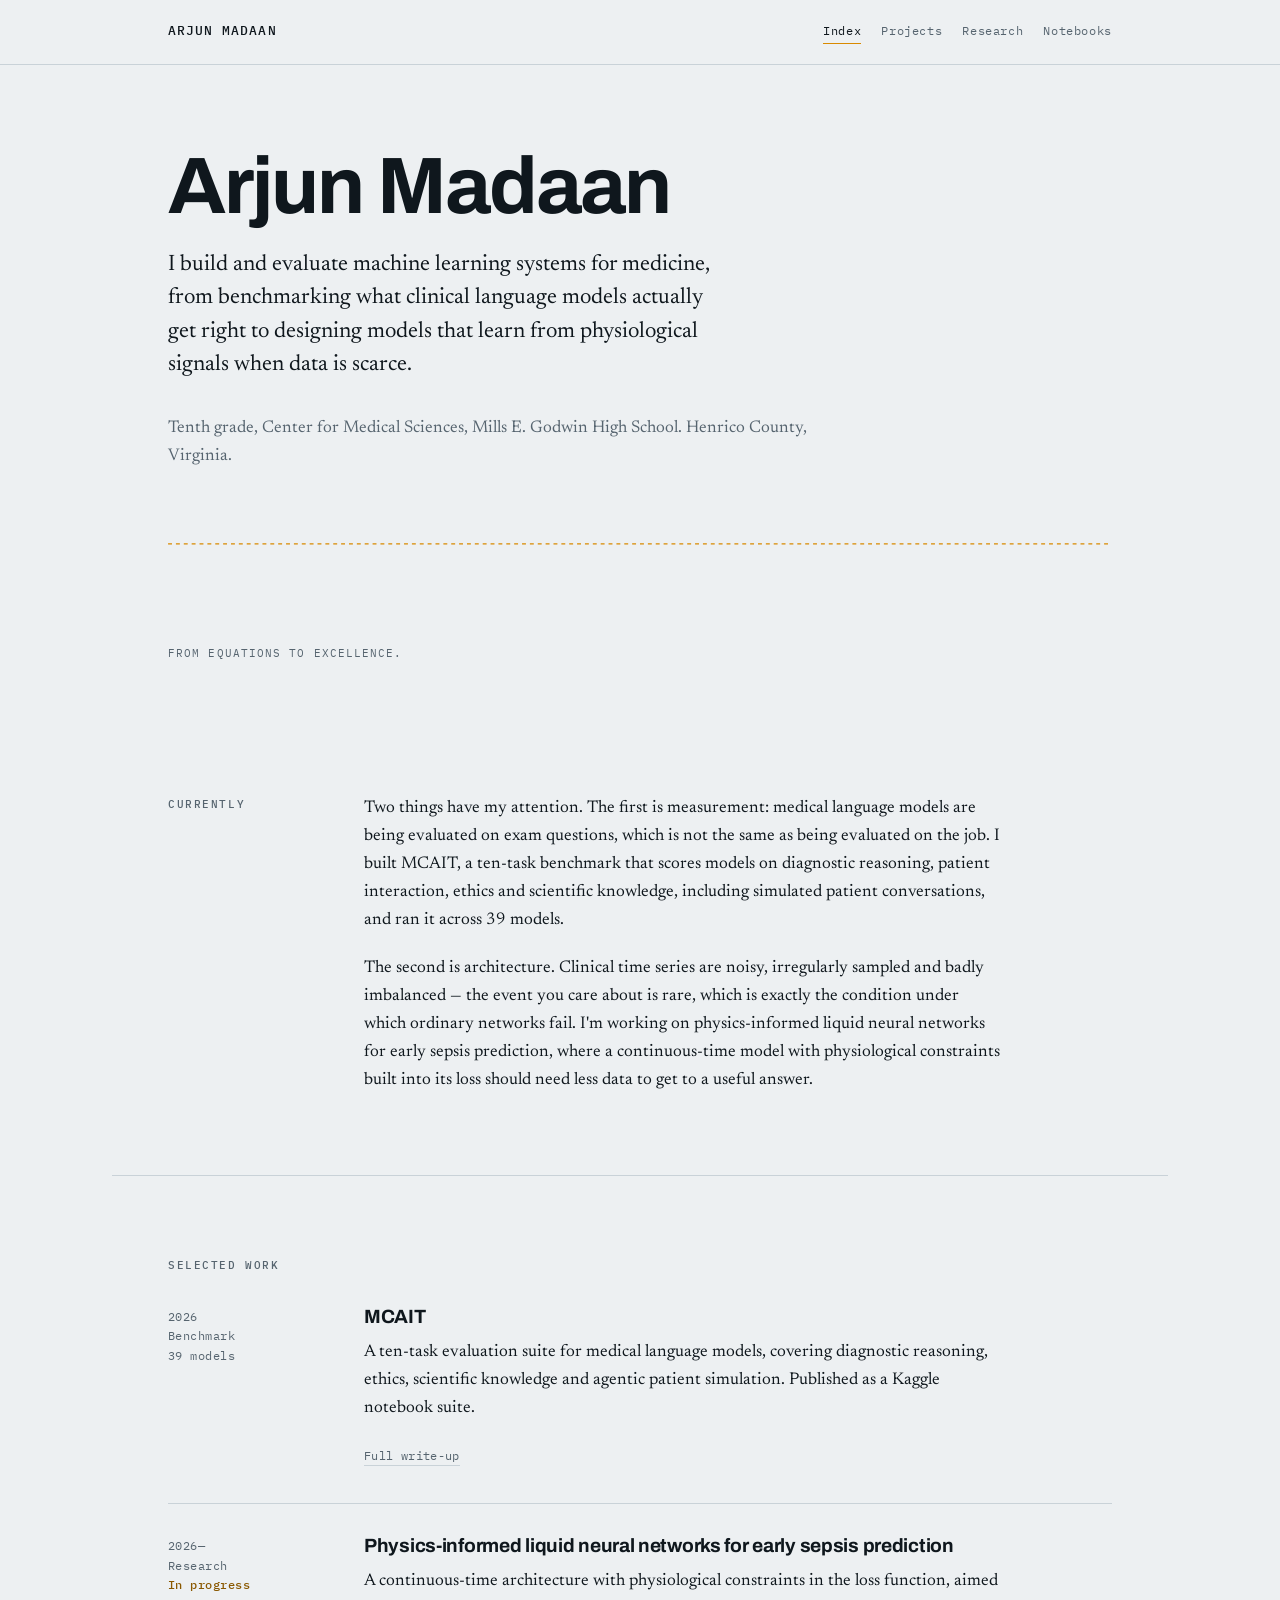
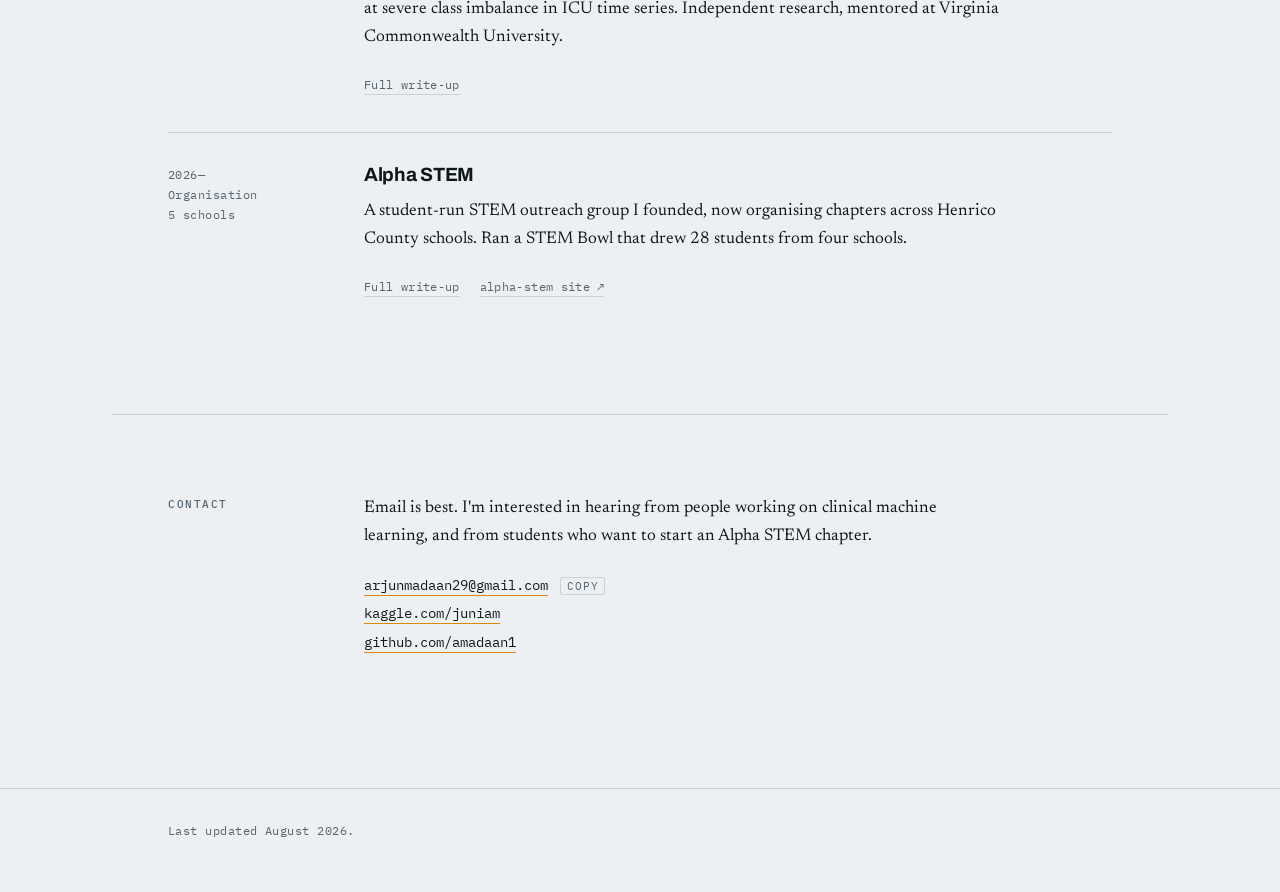
<file: index.html>
<!DOCTYPE html>
<html lang="en">
<head>
<meta charset="utf-8">
<meta name="viewport" content="width=device-width, initial-scale=1">

<title>Arjun Madaan — machine learning for medicine</title>
<meta name="description" content="High school researcher working on machine learning for medicine: benchmarking medical LLMs, physics-informed models for clinical time series, and open notebooks.">

<!-- Open Graph tags control what appears when someone pastes your link into
     Slack, Discord, iMessage or a Google Doc. Without them the preview is
     blank, which looks careless on a link you're sending to admissions
     officers or professors. Update the og:url if you move the site. -->
<meta property="og:type" content="website">
<meta property="og:title" content="Arjun Madaan — machine learning for medicine">
<meta property="og:description" content="Benchmarking medical LLMs, physics-informed models for clinical time series, and open notebooks.">
<meta property="og:url" content="https://amadaan1.github.io/arjun-madaan/">

<link rel="icon" href="favicon.svg" type="image/svg+xml">

<!-- preconnect opens the network connection to the font host early, in
     parallel with parsing the rest of the page. Saves roughly 100–300ms on
     first load. display=swap means text renders immediately in the fallback
     font rather than staying invisible while the webfont downloads. -->
<link rel="preconnect" href="https://fonts.googleapis.com">
<link rel="preconnect" href="https://fonts.gstatic.com" crossorigin>
<link href="https://fonts.googleapis.com/css2?family=Archivo:wght@600;700&family=IBM+Plex+Mono:wght@400;500&family=Newsreader:ital,opsz,wght@0,6..72,400;0,6..72,500;1,6..72,400&display=swap" rel="stylesheet">

<link rel="stylesheet" href="styles.css">
</head>

<body>
<a class="skip" href="#main">Skip to content</a>

<!-- ── Masthead ───────────────────────────────────────────────────────────
     This block is identical on all four pages except for which link carries
     aria-current="page". When you edit it, edit it everywhere. -->
<header class="masthead">
  <div class="wrap masthead__inner">
    <a class="wordmark" href="index.html">Arjun Madaan</a>
    <nav class="nav" aria-label="Main">
      <a href="index.html" aria-current="page">Index</a>
      <a href="projects.html">Projects</a>
      <a href="research.html">Research</a>
      <a href="notebooks.html">Notebooks</a>
    </nav>
  </div>
</header>

<main id="main">

  <!-- ── Hero ────────────────────────────────────────────────────────────
       The thesis of the page. No photo, no "Hi, I'm ___ 👋", no big gradient
       number. A sentence that says exactly what you work on, then the
       waveform, which shows what that work looks like. -->
  <section class="wrap hero">
    <h1>Arjun Madaan</h1>
    <p class="lede hero__lede">
      I build and evaluate machine learning systems for medicine, from benchmarking
      what clinical language models actually get right to designing models
      that learn from physiological signals when data is scarce.
    </p>
    <p class="muted">
      Tenth grade, Center for Medical Sciences, Mills E. Godwin High School.
      Henrico County, Virginia.
    </p>

    <!-- The signature graphic. Two channels: a noisy raw trace and a smoothed
         model line, with an amber threshold. pathLength="1" normalises both
         paths so a single CSS animation draws them (see styles.css §6).
         aria-hidden because it carries no information a screen reader needs —
         the caption below states what it is. -->
    <svg class="trace" viewBox="0 0 1200 170" role="img" aria-hidden="true" focusable="false">
      <line class="trace__threshold" x1="0" y1="52" x2="1200" y2="52"></line>
      <path class="trace__raw"   pathLength="1" d="TRACE_RAW"></path>
      <path class="trace__model" pathLength="1" d="TRACE_MODEL"></path>
    </svg>
    <p class="trace__caption">From Equations to Excellence.</p>
  </section>

  <!-- ── Focus ───────────────────────────────────────────────────────────
       A "what I'm doing right now" block. This is the section that makes a
       personal site worth more than a résumé: it's current, it's specific, and
       it's written in your voice. Update it when the work changes; a stale
       "currently" block is worse than none. -->
  <section class="wrap section">
    <div class="rail">
      <p class="eyebrow">Currently</p>
      <div>
        <p>
          Two things have my attention. The first is measurement: medical
          language models are being evaluated on exam questions, which is not
          the same as being evaluated on the job. I built
          MCAIT, a ten-task benchmark that scores models on diagnostic reasoning, 
          patient interaction, ethics and scientific knowledge, 
          including simulated patient conversations, and ran it across 39 models.
        </p>
        <p>
          The second is architecture. Clinical time series are noisy,
          irregularly sampled and badly imbalanced — the event you care about
          is rare, which is exactly the condition under which ordinary networks
          fail. I'm working on physics-informed liquid neural
          networks for early sepsis prediction, where a continuous-time
          model with physiological constraints built into its loss should need
          less data to get to a useful answer.
        </p>
      </div>
    </div>
  </section>

  <!-- ── Selected work ──────────────────────────────────────────────────── -->
  <section class="wrap section">
    <!-- A .rail containing only the eyebrow puts that label in the narrow
         left column, where it acts as a header for the metadata column below.
         Each record is then its own top-level .rail, so all the dates and tags
         line up down the page. Records are never nested inside a rail column —
         that would put a 9rem + 40rem grid inside a 40rem box and overflow. -->
    <div class="rail"><p class="eyebrow">Selected work</p></div>

    <article class="record rail">
      <div class="record__meta">
        <p>2026</p>
        <p>Benchmark</p>
        <p>39 models</p>
      </div>
      <div class="record__body">
        <h3>MCAIT</h3>
        <p>
          A ten-task evaluation suite for medical language models, covering
          diagnostic reasoning, ethics, scientific knowledge and agentic
          patient simulation. Published as a Kaggle notebook suite.
        </p>
        <ul class="links">
          <li><a href="projects.html#mcait">Full write-up</a></li>
        </ul>
      </div>
    </article>

    <article class="record rail">
      <div class="record__meta">
        <p>2026—</p>
        <p>Research</p>
        <p class="record__status">In progress</p>
      </div>
      <div class="record__body">
        <h3>Physics-informed liquid neural networks for early sepsis prediction</h3>
        <p>
          A continuous-time architecture with physiological constraints in the
          loss function, aimed at severe class imbalance in ICU time series.
          Independent research, mentored at Virginia Commonwealth University.
        </p>
        <ul class="links">
          <li><a href="research.html#pilnn">Full write-up</a></li>
        </ul>
      </div>
    </article>

    <article class="record rail">
      <div class="record__meta">
        <p>2026—</p>
        <p>Organisation</p>
        <p>5 schools</p>
      </div>
      <div class="record__body">
        <h3>Alpha STEM</h3>
        <p>
          A student-run STEM outreach group I founded, now organising chapters
          across Henrico County schools. Ran a STEM Bowl that drew 28 students
          from four schools.
        </p>
        <ul class="links">
          <li><a href="projects.html#alpha-stem">Full write-up</a></li>
          <li><a href="https://amadaan1.github.io/alpha-stem" target="_blank" rel="noopener">alpha-stem site</a></li>
        </ul>
      </div>
    </article>
  </section>

  <!-- ── Contact ─────────────────────────────────────────────────────────
       Email and profiles only. Do not add a phone number or a home address to
       a public page — it gets scraped within days, and there is no upside. -->
  <section class="wrap section" id="contact">
    <div class="rail">
      <p class="eyebrow">Contact</p>
      <div>
        <p>
          Email is best. I'm interested in hearing from people working on
          clinical machine learning, and from students who want to start an
          Alpha STEM chapter.
        </p>
        <ul class="contact-list">
          <li><a class="prose-link" href="mailto:arjunmadaan29@gmail.com" data-copy="arjunmadaan29@gmail.com">arjunmadaan29@gmail.com</a></li>
          <li><a class="prose-link" href="https://kaggle.com/juniam" target="_blank" rel="noopener">kaggle.com/juniam</a></li>
          <li><a class="prose-link" href="https://github.com/amadaan1" target="_blank" rel="noopener">github.com/amadaan1</a></li>
        </ul>
      </div>
    </div>
  </section>

</main>

<footer class="footer">
  <div class="wrap">
    <p>Last updated <span data-updated>August 2026</span>.</p>
  </div>
</footer>

<script src="site.js"></script>
</body>
</html>
</file>
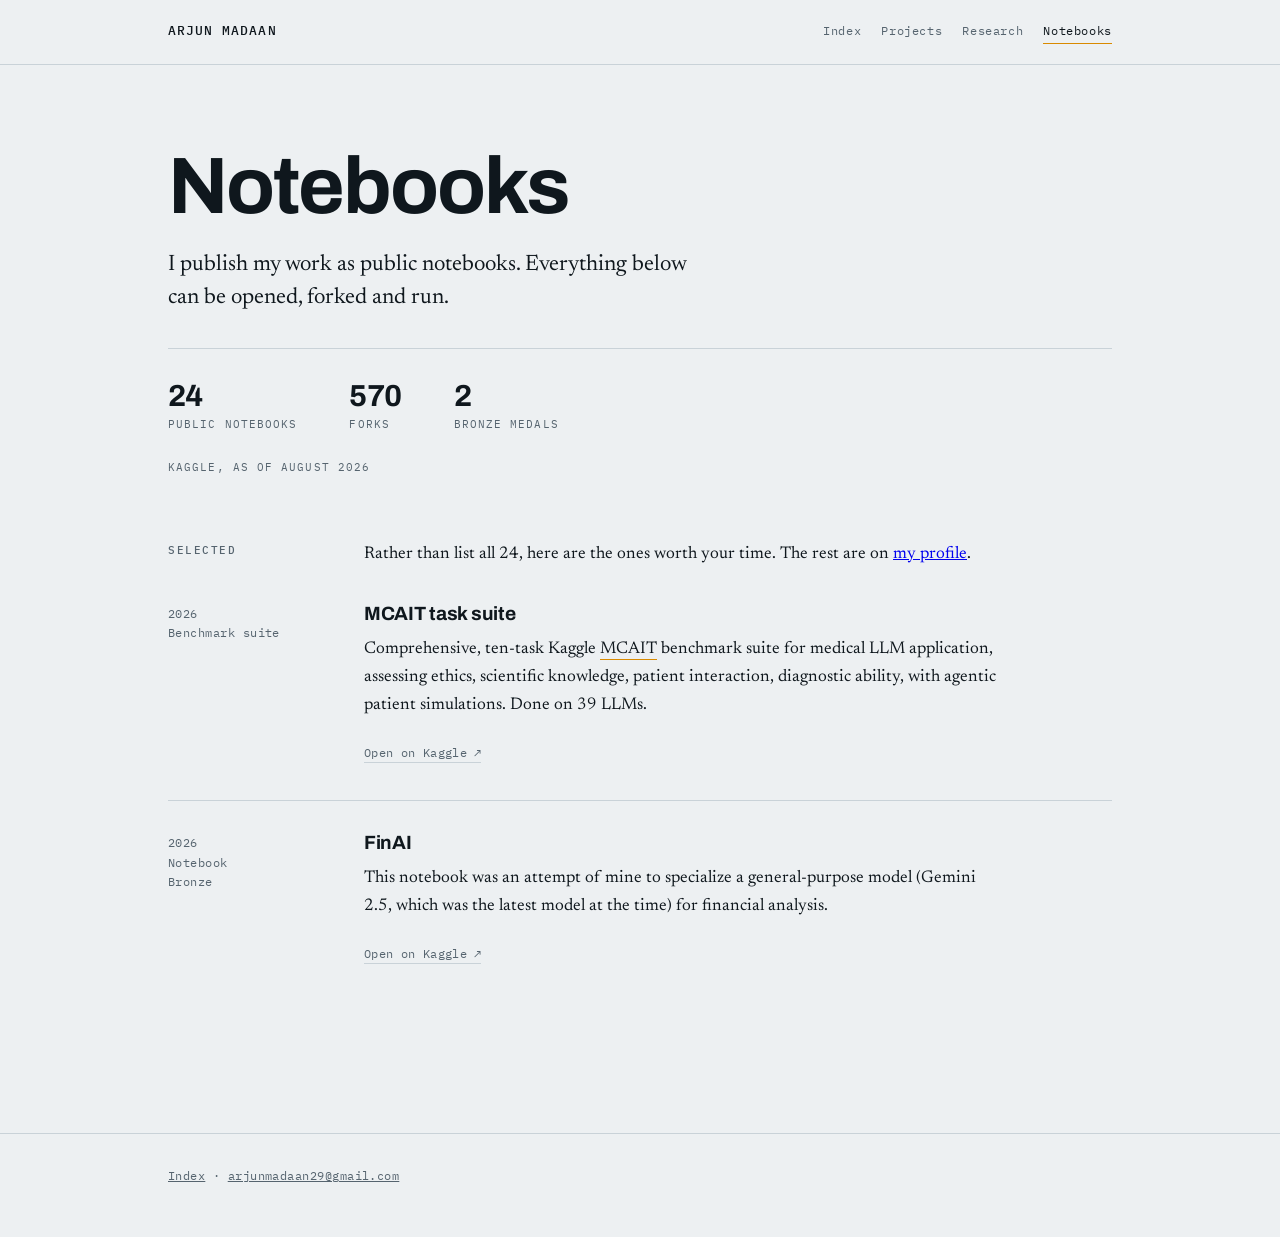
<file: notebooks.html>
<!DOCTYPE html>
<html lang="en">
<head>
<meta charset="utf-8">
<meta name="viewport" content="width=device-width, initial-scale=1">
<title>Notebooks — Arjun Madaan</title>
<meta name="description" content="Public Kaggle notebooks on machine learning and medical AI, and occasional writing.">
<link rel="icon" href="favicon.svg" type="image/svg+xml">
<link rel="preconnect" href="https://fonts.googleapis.com">
<link rel="preconnect" href="https://fonts.gstatic.com" crossorigin>
<link href="https://fonts.googleapis.com/css2?family=Archivo:wght@600;700&family=IBM+Plex+Mono:wght@400;500&family=Newsreader:ital,opsz,wght@0,6..72,400;0,6..72,500;1,6..72,400&display=swap" rel="stylesheet">
<link rel="stylesheet" href="styles.css">
</head>

<body>
<a class="skip" href="#main">Skip to content</a>

<header class="masthead">
  <div class="wrap masthead__inner">
    <a class="wordmark" href="index.html">Arjun Madaan</a>
    <nav class="nav" aria-label="Main">
      <a href="index.html">Index</a>
      <a href="projects.html">Projects</a>
      <a href="research.html">Research</a>
      <a href="notebooks.html" aria-current="page">Notebooks</a>
    </nav>
  </div>
</header>

<main id="main">

  <section class="wrap hero" style="padding-bottom:var(--s-4)">
    <h1>Notebooks</h1>
    <p class="lede">
      I publish my work as public notebooks. Everything below can be opened,
      forked and run.
    </p>

    <!-- These three numbers are the strongest evidence on the whole site,
         because a reader can verify all of them in ten seconds. Check them
         against your profile before every deploy — a stale number that's now
         wrong costs you more credibility than a smaller number that's right.
         The fork count is the one that matters most: it means other people
         found the work useful enough to build on. -->
    <div class="stat-row">
      <p class="stat"><b>24</b><span>public notebooks</span></p>
      <p class="stat"><b>570</b><span>forks</span></p>
      <p class="stat"><b>2</b><span>bronze medals</span></p>
    </div>
    <p class="trace__caption" style="margin-top:var(--s-3)">
      Kaggle, as of August 2026
    </p>
  </section>

  <section class="wrap section" style="padding-top:var(--s-4)">
    <div class="rail">
      <p class="eyebrow">Selected</p>
      <div>
        <p>
          Rather than list all 24, here are the ones worth your time. The rest
          are on <a href="https://kaggle.com/juniam" target="_blank" rel="noopener">my
          profile</a>.
        </p>
      </div>
    </div>

    <!-- Replace these two with your actual best notebooks and their real
         URLs. Pick by what you'd want a professor to read first, not by fork
         count. Two well-chosen entries beat twelve. -->

    <article class="record rail">
      <div class="record__meta">
        <p>2026</p>
        <p>Benchmark suite</p>
      </div>
      <div class="record__body">
        <h3>MCAIT task suite</h3>
        <p>
          Comprehensive, ten-task Kaggle
          <a href="projects.html#mcait">MCAIT</a> benchmark suite for medical LLM application, 
          assessing ethics, scientific knowledge, patient interaction, diagnostic ability, with agentic patient simulations. Done on 39 LLMs.
        </p>
        <ul class="links">
          <li><a href="https://www.kaggle.com/benchmarks/juniam/mcait" target="_blank" rel="noopener">Open on Kaggle</a></li>
        </ul>
      </div>
    </article>

    <article class="record rail">
      <div class="record__meta">
        <p>2026</p>
        <p>Notebook</p>
        <p>Bronze</p>
      </div>
      <div class="record__body">
        <h3>FinAI</h3>
        <p>
          This notebook was an attempt of mine to specialize a general-purpose model (Gemini 2.5, which was the latest model at the time) for financial analysis.
        </p>
        <ul class="links">
          <li><a href="https://www.kaggle.com/code/juniam/finai" target="_blank" rel="noopener">Open on Kaggle</a></li>
        </ul>
      </div>
    </article>
  </section>

</main>

<footer class="footer">
  <div class="wrap">
    <p><a href="index.html">Index</a> · <a href="mailto:arjunmadaan29@gmail.com">arjunmadaan29@gmail.com</a></p>
  </div>
</footer>

<script src="site.js"></script>
</body>
</html>
</file>
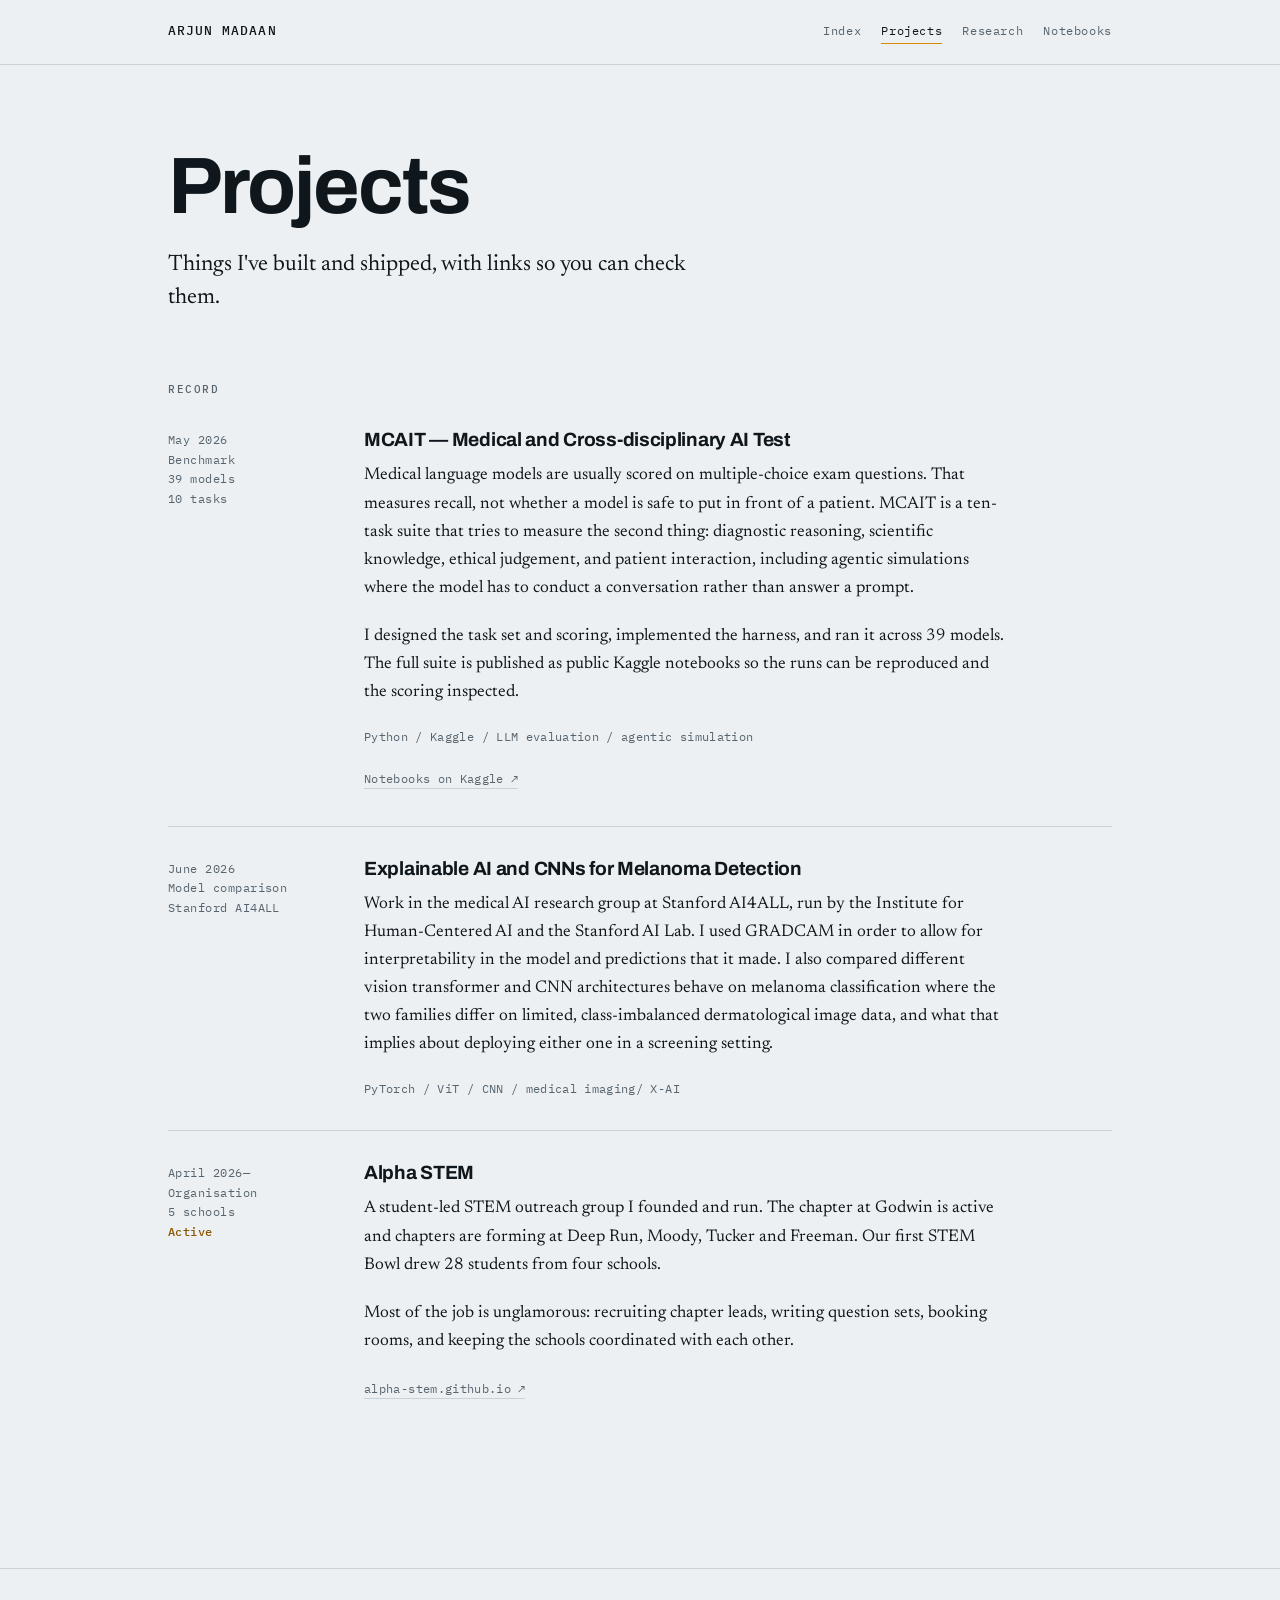
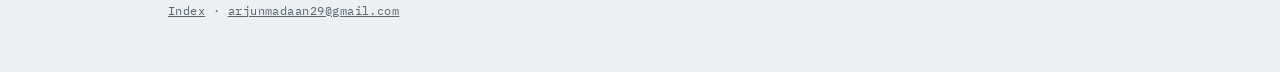
<file: projects.html>
<!DOCTYPE html>
<html lang="en">
<head>
<meta charset="utf-8">
<meta name="viewport" content="width=device-width, initial-scale=1">
<title>Projects — Arjun Madaan</title>
<meta name="description" content="Projects: MCAIT, a ten-task benchmark for medical language models; Alpha STEM; and using X-AI with CNNs in melanoma detection.">
<link rel="icon" href="favicon.svg" type="image/svg+xml">
<link rel="preconnect" href="https://fonts.googleapis.com">
<link rel="preconnect" href="https://fonts.gstatic.com" crossorigin>
<link href="https://fonts.googleapis.com/css2?family=Archivo:wght@600;700&family=IBM+Plex+Mono:wght@400;500&family=Newsreader:ital,opsz,wght@0,6..72,400;0,6..72,500;1,6..72,400&display=swap" rel="stylesheet">
<link rel="stylesheet" href="styles.css">
</head>

<body>
<a class="skip" href="#main">Skip to content</a>

<header class="masthead">
  <div class="wrap masthead__inner">
    <a class="wordmark" href="index.html">Arjun Madaan</a>
    <nav class="nav" aria-label="Main">
      <a href="index.html">Index</a>
      <a href="projects.html" aria-current="page">Projects</a>
      <a href="research.html">Research</a>
      <a href="notebooks.html">Notebooks</a>
    </nav>
  </div>
</header>

<main id="main">

  <section class="wrap hero" style="padding-bottom:var(--s-4)">
    <h1>Projects</h1>
    <p class="lede">
      Things I've built and shipped, with links so you can check them.
    </p>
  </section>

  <section class="wrap section" style="padding-top:var(--s-4)">

    <div class="rail"><p class="eyebrow">Record</p></div>

    <!-- ══ TEMPLATE ══════════════════════════════════════════════════════
         To add a project, copy the block below, paste it where you want it
         in the order, and replace the text. Nothing else needs to change.

         <article class="record rail" id="short-url-slug">
           <div class="record__meta">
             <p>YEAR</p>
             <p>TYPE</p>
             <p>ONE HARD NUMBER</p>
           </div>
           <div class="record__body">
             <h3>Name</h3>
             <p>What it is, what you did, what came out of it.</p>
             <p class="tags">tool / tool / tool</p>
             <ul class="links">
               <li><a href="URL" target="_blank" rel="noopener">Label</a></li>
             </ul>
           </div>
         </article>

         The id is what makes deep links work: projects.html#mcait scrolls
         straight to that record. Keep ids lowercase with hyphens, and don't
         change one once you've shared the link anywhere.
         ═══════════════════════════════════════════════════════════════════ -->

    <article class="record rail" id="mcait">
      <div class="record__meta">
        <p>May 2026</p>
        <p>Benchmark</p>
        <p>39 models</p>
        <p>10 tasks</p>
      </div>
      <div class="record__body">
        <h3>MCAIT — Medical and Cross-disciplinary AI Test</h3>
        <p>
          Medical language models are usually scored on multiple-choice exam
          questions. That measures recall, not whether a model is safe to put
          in front of a patient. MCAIT is a ten-task suite that tries to
          measure the second thing: diagnostic reasoning, scientific knowledge,
          ethical judgement, and patient interaction, including agentic
          simulations where the model has to conduct a conversation rather than
          answer a prompt.
        </p>
        <p>
          I designed the task set and scoring, implemented the harness, and ran
          it across 39 models. The full suite is published as public Kaggle
          notebooks so the runs can be reproduced and the scoring inspected.
        </p>
        <p class="tags">Python / Kaggle / LLM evaluation / agentic simulation</p>
        <ul class="links">
          <li><a href="https://kaggle.com/juniam" target="_blank" rel="noopener">Notebooks on Kaggle</a></li>
        </ul>
        <!-- Replace the link above with the direct MCAIT notebook URL. A link
             to your profile makes a reader hunt; a link to the artefact does
             not. Every claim on this page should be one click from proof. -->
      </div>
    </article>

    <article class="record rail" id="melanoma">
      <div class="record__meta">
        <p>June 2026</p>
        <p>Model comparison</p>
        <p>Stanford AI4ALL</p>
      </div>
      <div class="record__body">
        <h3>Explainable AI and CNNs for Melanoma Detection</h3>
        <p>
          Work in the medical AI research group at Stanford AI4ALL, run by the
          Institute for Human-Centered AI and the Stanford AI Lab. I used GRADCAM
          in order to allow for interpretability in the model and predictions that it made.
          I also compared different vision transformer and CNN architectures behave on melanoma
          classification where the two families differ on limited,
          class-imbalanced dermatological image data, and what that implies
          about deploying either one in a screening setting.
        </p>
        <p class="tags">PyTorch / ViT / CNN / medical imaging/ X-AI</p>
      </div>
    </article>

    <article class="record rail" id="alpha-stem">
      <div class="record__meta">
        <p>April 2026—</p>
        <p>Organisation</p>
        <p>5 schools</p>
        <p class="record__status">Active</p>
      </div>
      <div class="record__body">
        <h3>Alpha STEM</h3>
        <p>
          A student-led STEM outreach group I founded and run. The chapter at
          Godwin is active and chapters are forming at Deep Run, Moody, Tucker
          and Freeman. Our first STEM Bowl drew 28 students from four schools.
        </p>
        <p>
          Most of the job is unglamorous: recruiting chapter leads, writing
          question sets, booking rooms, and keeping the schools coordinated
          with each other.
        </p>
        <ul class="links">
          <li><a href="https://amadaan1.github.io/alpha-stem" target="_blank" rel="noopener">alpha-stem.github.io</a></li>
        </ul>
      </div>
    </article>

  </section>

</main>

<footer class="footer">
  <div class="wrap">
    <p><a href="index.html">Index</a> · <a href="mailto:arjunmadaan29@gmail.com">arjunmadaan29@gmail.com</a></p>
  </div>
</footer>

<script src="site.js"></script>
</body>
</html>
</file>
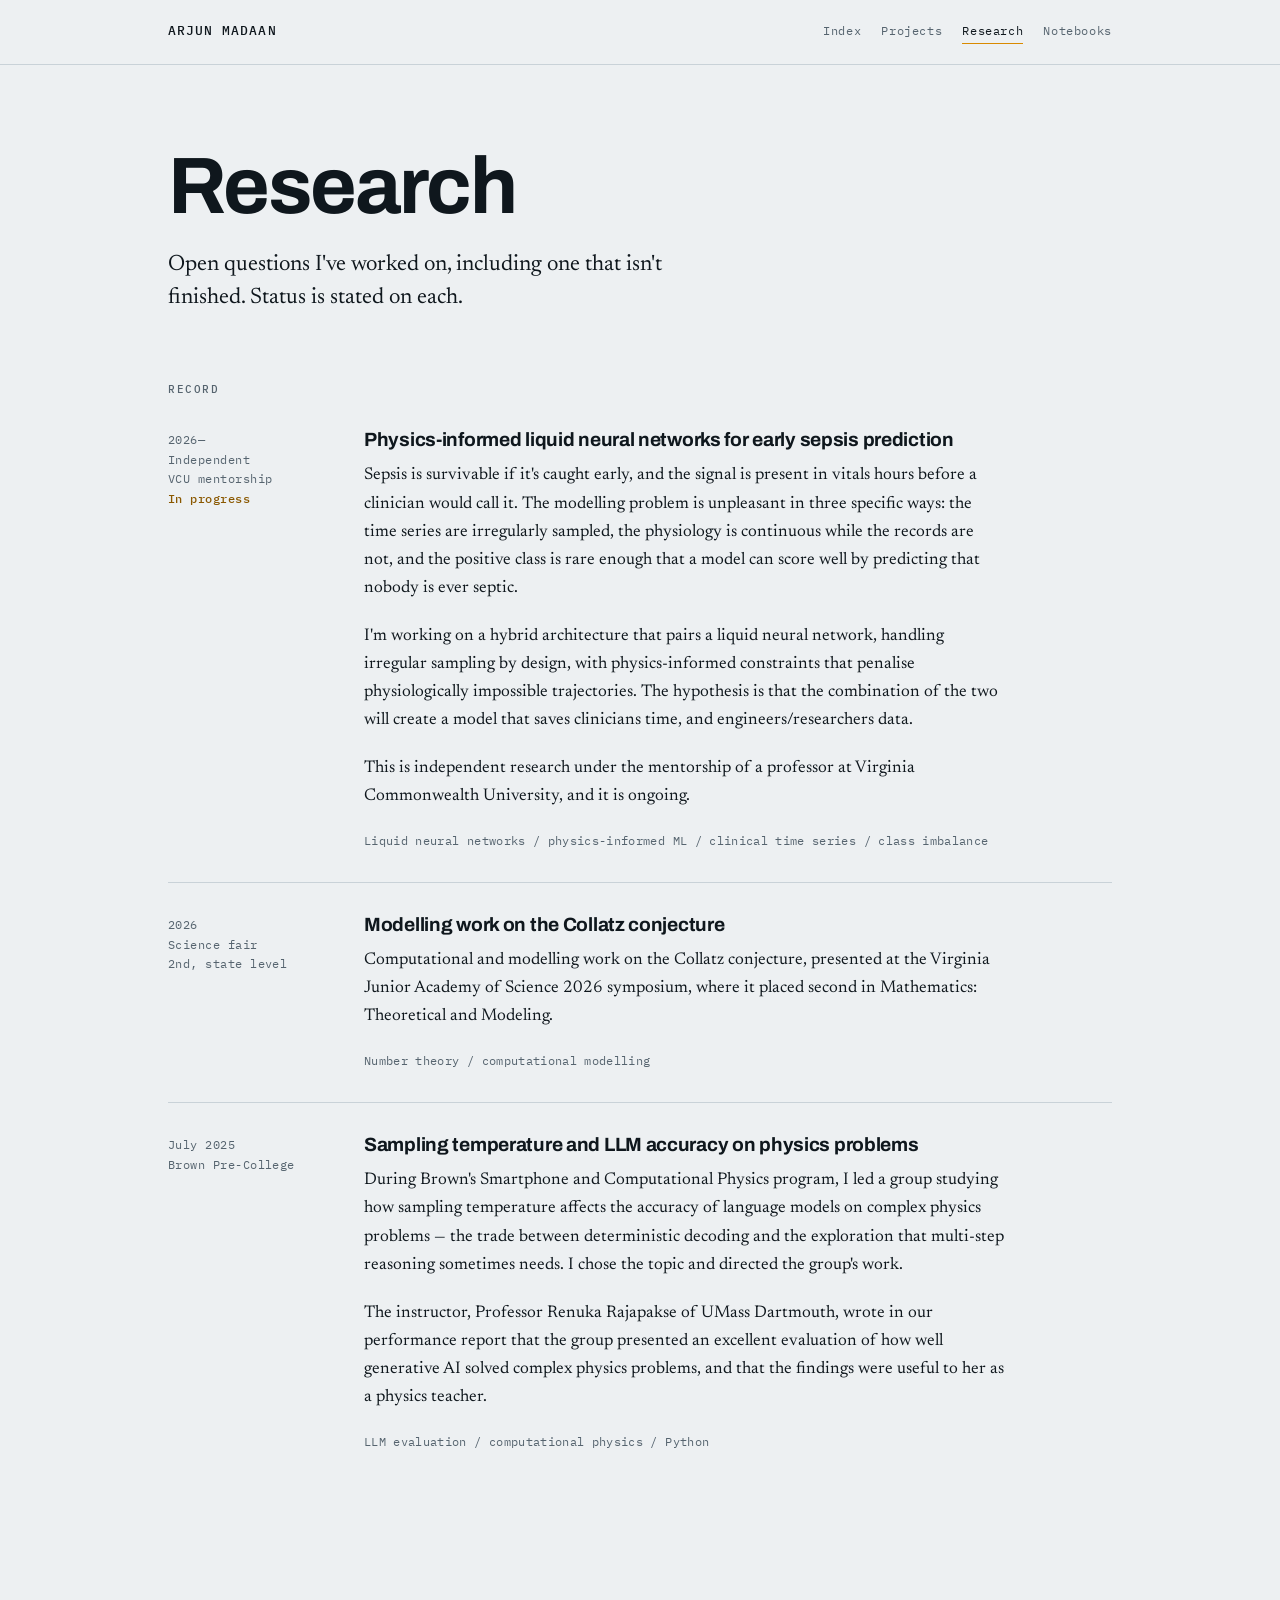
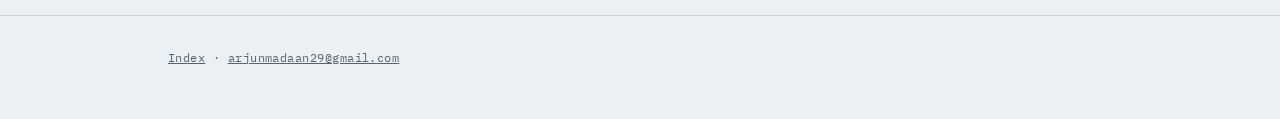
<file: research.html>
<!DOCTYPE html>
<html lang="en">
<head>
<meta charset="utf-8">
<meta name="viewport" content="width=device-width, initial-scale=1">
<title>Research — Arjun Madaan</title>
<meta name="description" content="Research: physics-informed liquid neural networks for early sepsis prediction, modelling work on the Collatz conjecture, and an evaluation of LLM accuracy on physics problems.">
<link rel="icon" href="favicon.svg" type="image/svg+xml">
<link rel="preconnect" href="https://fonts.googleapis.com">
<link rel="preconnect" href="https://fonts.gstatic.com" crossorigin>
<link href="https://fonts.googleapis.com/css2?family=Archivo:wght@600;700&family=IBM+Plex+Mono:wght@400;500&family=Newsreader:ital,opsz,wght@0,6..72,400;0,6..72,500;1,6..72,400&display=swap" rel="stylesheet">
<link rel="stylesheet" href="styles.css">
</head>

<body>
<a class="skip" href="#main">Skip to content</a>

<header class="masthead">
  <div class="wrap masthead__inner">
    <a class="wordmark" href="index.html">Arjun Madaan</a>
    <nav class="nav" aria-label="Main">
      <a href="index.html">Index</a>
      <a href="projects.html">Projects</a>
      <a href="research.html" aria-current="page">Research</a>
      <a href="notebooks.html">Notebooks</a>
    </nav>
  </div>
</header>

<main id="main">

  <section class="wrap hero" style="padding-bottom:var(--s-4)">
    <h1>Research</h1>
    <p class="lede">
      Open questions I've worked on, including one that isn't finished. Status
      is stated on each.
    </p>
  </section>

  <section class="wrap section" style="padding-top:var(--s-4)">

    <div class="rail"><p class="eyebrow">Record</p></div>

    <article class="record rail" id="pilnn">
      <div class="record__meta">
        <p>2026—</p>
        <p>Independent</p>
        <p>VCU mentorship</p>
        <p class="record__status">In progress</p>
      </div>
      <div class="record__body">
        <h3>Physics-informed liquid neural networks for early sepsis prediction</h3>
        <p>
          Sepsis is survivable if it's caught early, and the signal is present
          in vitals hours before a clinician would call it. The modelling
          problem is unpleasant in three specific ways: the time series are
          irregularly sampled, the physiology is continuous while the records
          are not, and the positive class is rare enough that a model can score
          well by predicting that nobody is ever septic.
        </p>
        <p>
          I'm working on a hybrid architecture that pairs a liquid neural
          network, handling irregular sampling by design, with physics-informed
          constraints that penalise physiologically impossible trajectories.
          The hypothesis is that the combination of the two will create a model
          that saves clinicians time, and engineers/researchers data.
        </p>
        <p>
          This is independent research under the mentorship of a professor at
          Virginia Commonwealth University, and it is ongoing.
        </p>
        <!-- Once you have permission from your mentor, replace the phrase
             above with his name and department. A named mentor is far more
             credible than an anonymous one — but ask first. -->
        <p class="tags">Liquid neural networks / physics-informed ML / clinical time series / class imbalance</p>
      </div>
    </article>

    <article class="record rail" id="collatz">
      <div class="record__meta">
        <p>2026</p>
        <p>Science fair</p>
        <p>2nd, state level</p>
      </div>
      <div class="record__body">
        <h3>Modelling work on the Collatz conjecture</h3>
        <p>
          Computational and modelling work on the Collatz conjecture, presented
          at the Virginia Junior Academy of Science 2026 symposium, where it
          placed second in Mathematics: Theoretical and Modeling.
        </p>
        <!-- Fill in one concrete sentence about what you actually did and what
             you found — the approach, and the result. Right now this record
             describes an award rather than a finding, which is the weakest
             kind of research entry. A reader wants to know what you learned
             about Collatz, not what ribbon it won. -->
        <p class="tags">Number theory / computational modelling</p>
      </div>
    </article>

    <article class="record rail" id="llm-physics">
      <div class="record__meta">
        <p>July 2025</p>
        <p>Brown Pre-College</p>
      </div>
      <div class="record__body">
        <h3>Sampling temperature and LLM accuracy on physics problems</h3>
        <p>
          During Brown's Smartphone and Computational Physics program, I led a
          group studying how sampling temperature affects the accuracy of
          language models on complex physics problems — the trade between
          deterministic decoding and the exploration that multi-step reasoning
          sometimes needs. I chose the topic and directed the group's work.
        </p>
        <p>
          The instructor, Professor Renuka Rajapakse of UMass Dartmouth, wrote
          in our performance report that the group presented an excellent
          evaluation of how well generative AI solved complex physics problems,
          and that the findings were useful to her as a physics teacher.
        </p>
        <!-- Keep any quotation short and accurate, and only quote people who
             wrote the words about you in an official report. If you'd rather
             not quote him at all, describing the feedback in your own words
             (as the first half of that sentence does) is just as strong. -->
        <p class="tags">LLM evaluation / computational physics / Python</p>
      </div>
    </article>

  </section>

</main>

<footer class="footer">
  <div class="wrap">
    <p><a href="index.html">Index</a> · <a href="mailto:arjunmadaan29@gmail.com">arjunmadaan29@gmail.com</a></p>
  </div>
</footer>

<script src="site.js"></script>
</body>
</html>
</file>
<file: styles.css>
/* ===========================================================================
   arjun-madaan.github.io — stylesheet
   ---------------------------------------------------------------------------
   Organised so you can find things fast:
     1. Tokens          — every colour/size lives here, nowhere else
     2. Base            — reset + document defaults
     3. Typography      — the type scale
     4. Layout          — the two-column "rail" grid used site-wide
     5. Header / nav
     6. Hero + trace    — the waveform graphic
     7. Records         — the repeating content block (projects, research, etc.)
     8. Small parts     — links, tags, buttons, footer
     9. Motion & print
   =========================================================================== */


/* 1. TOKENS =================================================================
   Rule to keep: never write a raw hex value below this block. If you want to
   change the whole site's colour, you change it once, here.

   Palette logic: this is a monitor printout, not a portfolio. Cool grey-blue
   paper (not cream), ink with a blue cast (not pure black), hairline rules,
   and ONE accent — amber — used the way amber is used clinically: to mean
   "signal" or "attention". It appears on the waveform, on link underlines and
   on section markers. Nowhere else. That restraint is what keeps it looking
   deliberate instead of decorated.
   ------------------------------------------------------------------------- */
:root {
  --paper:      #EDF0F2;   /* page background            */
  --paper-2:    #E3E8EB;   /* recessed panels, code      */
  --ink:        #0F171D;   /* primary text               */
  --ink-muted:  #56646F;   /* metadata, captions         */
  --rule:       #C9D2D8;   /* hairlines and borders      */
  --signal:     #D98A00;   /* accent: graphics only      */
  --signal-ink: #8A5800;   /* accent: text only — see note */

  /* Why two ambers: #D98A00 on this paper is about 2.4:1 contrast, which is
     fine for a 2px line but fails WCAG for text (needs 4.5:1). --signal-ink is
     the darkened version, ~4.9:1, used whenever the accent carries words.
     Same colour identity, two jobs, both legible. */

  --font-display: "Archivo", ui-sans-serif, system-ui, sans-serif;
  --font-body:    "Newsreader", ui-serif, Georgia, serif;
  --font-mono:    "IBM Plex Mono", ui-monospace, "SF Mono", Menlo, monospace;

  /* One spacing scale, roughly 1.5×. Using a scale instead of arbitrary
     numbers is what makes a layout feel tuned rather than assembled. */
  --s-1: 0.5rem;
  --s-2: 0.75rem;
  --s-3: 1.25rem;
  --s-4: 2rem;
  --s-5: 3.25rem;
  --s-6: 5rem;
  --s-7: 8rem;

  --measure: 40rem;  /* max prose width — keeps lines at ~70 characters */
}

/* Dark mode follows the OS setting. Because every colour is a token, the
   entire site re-themes in twelve lines. The amber brightens because a dark
   background needs a lighter accent to hold the same perceived weight. */
@media (prefers-color-scheme: dark) {
  :root {
    --paper:      #0E1418;
    --paper-2:    #161F26;
    --ink:        #E6ECEF;
    --ink-muted:  #8FA0AC;
    --rule:       #253039;
    --signal:     #F0A92B;
    --signal-ink: #F0A92B;  /* already ~9:1 on dark paper, no darkening needed */
  }
}


/* 2. BASE =================================================================== */
*, *::before, *::after { box-sizing: border-box; }

html { -webkit-text-size-adjust: 100%; scroll-behavior: smooth; }

body {
  margin: 0;
  background: var(--paper);
  color: var(--ink);
  font-family: var(--font-body);
  font-size: 1.0625rem;      /* 17px — serif body needs slightly more size */
  line-height: 1.65;
  font-optical-sizing: auto;
  -webkit-font-smoothing: antialiased;
  text-rendering: optimizeLegibility;
}

img, svg { display: block; max-width: 100%; }

/* Keyboard focus must always be visible. Never delete this. */
:focus-visible {
  outline: 2px solid var(--signal-ink);
  outline-offset: 3px;
  border-radius: 2px;
}

/* Skip link for screen-reader and keyboard users: hidden until focused. */
.skip {
  position: absolute; left: -9999px;
  background: var(--ink); color: var(--paper);
  padding: var(--s-2) var(--s-3);
  font-family: var(--font-mono); font-size: 0.8rem;
}
.skip:focus { left: var(--s-3); top: var(--s-3); z-index: 10; }


/* 3. TYPOGRAPHY =============================================================
   The inversion: grotesque for headings, serif for prose. Most technical
   portfolios do the opposite. Headings are set tight (negative tracking, sub-1
   line-height) so they read as a printed label; prose is set loose so it reads
   as something you'd actually sit and read.
   ------------------------------------------------------------------------- */
h1, h2, h3 {
  font-family: var(--font-display);
  font-weight: 700;
  letter-spacing: -0.025em;
  line-height: 1.05;
  margin: 0;
  text-wrap: balance;   /* stops one word dangling on its own line */
}

/* clamp(min, preferred, max) = fluid type without media queries. The middle
   value is viewport-relative, so it scales continuously between the bounds. */
h1 { font-size: clamp(2.75rem, 7.5vw, 5rem); }
h2 { font-size: clamp(1.5rem, 3.2vw, 2.05rem); }
h3 { font-size: 1.2rem; letter-spacing: -0.015em; }

p { margin: 0 0 var(--s-3); max-width: var(--measure); }
p:last-child { margin-bottom: 0; }

strong { font-weight: 600; }

/* The mono "eyebrow" — small uppercase labels that name what a block is.
   These earn their place: every one labels a real category, none is
   decorative numbering. */
.eyebrow {
  font-family: var(--font-mono);
  font-size: 0.7rem;
  font-weight: 500;
  letter-spacing: 0.14em;
  text-transform: uppercase;
  color: var(--ink-muted);
  margin: 0 0 var(--s-2);
}

.lede {
  font-size: clamp(1.15rem, 2.2vw, 1.4rem);
  line-height: 1.5;
  color: var(--ink);
  max-width: 34rem;
}

.muted { color: var(--ink-muted); }


/* 4. LAYOUT =================================================================
   Two primitives do all the work.

   .wrap   — horizontal container, centred, with fluid gutters.
   .rail   — the asymmetric grid: a narrow left column for metadata and a wide
             right column for content. This is the structural idea of the site.
             Dates, tags and counts live left; prose lives right. A reader can
             scan the left column alone and get the shape of your work.

   On narrow screens the rail collapses to one column and the metadata sits
   above its content, which is the correct reading order.
   ------------------------------------------------------------------------- */
.wrap {
  max-width: 66rem;
  margin-inline: auto;
  padding-inline: clamp(1.25rem, 5vw, 3.5rem);
}

.rail {
  display: grid;
  grid-template-columns: 9rem minmax(0, var(--measure));
  column-gap: var(--s-5);
}

@media (max-width: 46em) {
  .rail { grid-template-columns: 1fr; row-gap: var(--s-2); }
}

/* Vertical rhythm between major sections. A single class controls it, so the
   whole page's breathing can be retuned from one place. */
.section { padding-block: var(--s-6); }
.section + .section { border-top: 1px solid var(--rule); }


/* 5. HEADER / NAV =========================================================== */
.masthead {
  border-bottom: 1px solid var(--rule);
  padding-block: var(--s-3);
}

.masthead__inner {
  display: flex;
  flex-wrap: wrap;
  align-items: baseline;
  justify-content: space-between;
  gap: var(--s-2) var(--s-4);
}

.wordmark {
  font-family: var(--font-mono);
  font-size: 0.82rem;
  font-weight: 500;
  letter-spacing: 0.08em;
  text-transform: uppercase;
  color: var(--ink);
  text-decoration: none;
}
.wordmark:hover { color: var(--signal-ink); }

.nav { display: flex; gap: var(--s-3); flex-wrap: wrap; }

.nav a {
  font-family: var(--font-mono);
  font-size: 0.78rem;
  letter-spacing: 0.05em;
  color: var(--ink-muted);
  text-decoration: none;
  padding-bottom: 2px;
  border-bottom: 1px solid transparent;
}
.nav a:hover { color: var(--ink); border-bottom-color: var(--rule); }

/* aria-current="page" is set in the HTML on each page's own nav link. Styling
   the ARIA attribute rather than an extra class means the visual state and the
   accessibility state can never drift apart. */
.nav a[aria-current="page"] {
  color: var(--ink);
  border-bottom-color: var(--signal);
}


/* 6. HERO + TRACE ===========================================================
   The signature element. Two stacked paths: a thin noisy "raw" channel and a
   heavier smoothed line over it — a model reading a physiological signal. The
   dashed amber rule is a threshold.

   It is illustrative, not real data, and it is labelled as such on the page.
   Never present a generated graphic as a result.
   ------------------------------------------------------------------------- */
.hero { padding-block: var(--s-6) var(--s-5); }

.hero h1 { margin-bottom: var(--s-3); }

.hero__lede { margin-bottom: var(--s-4); }

.trace {
  width: 100%;
  height: auto;
  margin-block: var(--s-4) var(--s-1);
  overflow: visible;
}

.trace__raw {
  fill: none;
  stroke: var(--rule);
  stroke-width: 1.25;
}

.trace__model {
  fill: none;
  stroke: var(--ink);
  stroke-width: 2;
  stroke-linecap: round;
}

.trace__threshold {
  stroke: var(--signal);
  stroke-width: 1.5;
  stroke-dasharray: 5 5;
}

/* pathLength="1" is set on the paths in the HTML. That normalises every path
   to a length of exactly 1 regardless of its real geometry, so one animation
   works for both lines without measuring them in JavaScript. */
.trace path[pathLength] {
  stroke-dasharray: 1;
  stroke-dashoffset: 1;
  animation: draw 1.6s cubic-bezier(0.4, 0, 0.15, 1) forwards;
}
.trace .trace__model { animation-delay: 0.25s; }

@keyframes draw { to { stroke-dashoffset: 0; } }

.trace__caption {
  font-family: var(--font-mono);
  font-size: 0.68rem;
  letter-spacing: 0.1em;
  text-transform: uppercase;
  color: var(--ink-muted);
  margin: 0;
  max-width: none;
}


/* 7. RECORDS ================================================================
   The repeating block used on every content page. To add a project you copy
   one <article class="record"> in the HTML and change the words — no CSS edit.
   That is the whole maintenance story for this site.
   ------------------------------------------------------------------------- */
.record { padding-block: var(--s-4); }
.record + .record { border-top: 1px solid var(--rule); }

.record__meta {
  font-family: var(--font-mono);
  font-size: 0.72rem;
  line-height: 1.7;
  letter-spacing: 0.04em;
  color: var(--ink-muted);
}
.record__meta p { margin: 0; max-width: none; }

/* On mobile the metadata lines run inline instead of stacking, so they read as
   one compact line of context rather than a tall list. */
@media (max-width: 46em) {
  .record__meta { display: flex; flex-wrap: wrap; gap: 0 var(--s-2); }
  .record__meta p:not(:last-child)::after { content: " ·"; color: var(--rule); }
}

.record__body h3 { margin-bottom: var(--s-2); }

.record__status {
  color: var(--signal-ink);
  font-weight: 500;
}


/* 8. SMALL PARTS ============================================================ */

/* Prose links: the underline is amber, the text stays ink. This is how the
   accent appears in running text without failing contrast — the colour is
   carried by the rule, the legibility by the ink. */
.prose-link, .record__body a, .lede a {
  color: var(--ink);
  text-decoration: none;
  border-bottom: 1.5px solid var(--signal);
  padding-bottom: 1px;
  transition: background-color 0.15s ease;
}
.prose-link:hover, .record__body a:hover, .lede a:hover {
  background-color: color-mix(in srgb, var(--signal) 18%, transparent);
}

/* Link list under a record — outbound, verifiable references. */
.links {
  list-style: none;
  margin: var(--s-3) 0 0;
  padding: 0;
  display: flex;
  flex-wrap: wrap;
  gap: var(--s-1) var(--s-3);
}
.links li { margin: 0; }
.links a {
  font-family: var(--font-mono);
  font-size: 0.75rem;
  letter-spacing: 0.03em;
  color: var(--ink-muted);
  text-decoration: none;
  border-bottom: 1px solid var(--rule);
  padding-bottom: 2px;
}
.links a:hover { color: var(--ink); border-bottom-color: var(--signal); }

/* The ↗ marks a link that leaves the site. Generated in CSS so you can't
   forget it and can't get it inconsistent. */
.links a[target="_blank"]::after { content: " ↗"; letter-spacing: 0; }

/* Tags: plain text in mono, separated by slashes. No pills, no chips, no
   rounded rectangles — those read as UI kit, and this is a document. */
.tags {
  font-family: var(--font-mono);
  font-size: 0.72rem;
  color: var(--ink-muted);
  letter-spacing: 0.03em;
  margin-top: var(--s-2);
}

.stat-row {
  display: flex;
  flex-wrap: wrap;
  gap: var(--s-4) var(--s-5);
  margin-top: var(--s-4);
  padding-top: var(--s-4);
  border-top: 1px solid var(--rule);
}

.stat { margin: 0; }
.stat b {
  display: block;
  font-family: var(--font-display);
  font-size: 1.9rem;
  font-weight: 700;
  letter-spacing: -0.02em;
  line-height: 1;
  font-variant-numeric: tabular-nums;  /* digits align in a column */
}
.stat span {
  font-family: var(--font-mono);
  font-size: 0.68rem;
  letter-spacing: 0.1em;
  text-transform: uppercase;
  color: var(--ink-muted);
}

.contact-list {
  list-style: none;
  padding: 0;
  margin: var(--s-3) 0 0;
  font-family: var(--font-mono);
  font-size: 0.85rem;
  line-height: 2.1;
}

/* Created by site.js, never present in the HTML — so it can't appear as a dead
   control if JavaScript fails. Sized to match the mono text it sits beside. */
.copy-btn {
  font-family: var(--font-mono);
  font-size: 0.68rem;
  letter-spacing: 0.08em;
  text-transform: uppercase;
  color: var(--ink-muted);
  background: none;
  border: 1px solid var(--rule);
  border-radius: 2px;
  padding: 1px 6px;
  margin-left: var(--s-2);
  cursor: pointer;
}
.copy-btn:hover { color: var(--ink); border-color: var(--signal); }

.footer {
  border-top: 1px solid var(--rule);
  padding-block: var(--s-4) var(--s-5);
  margin-top: var(--s-5);
  font-family: var(--font-mono);
  font-size: 0.72rem;
  letter-spacing: 0.04em;
  color: var(--ink-muted);
}
.footer a { color: inherit; }


/* 9. MOTION & PRINT =========================================================
   Anyone who has asked their OS to reduce motion gets the finished state
   immediately. The graphic is still fully visible — nothing is hidden, it just
   doesn't animate. Honour this; some people get migraines or motion sickness.
   ------------------------------------------------------------------------- */
@media (prefers-reduced-motion: reduce) {
  html { scroll-behavior: auto; }
  .trace path[pathLength] {
    animation: none;
    stroke-dashoffset: 0;
  }
  *, *::before, *::after {
    transition-duration: 0.01ms !important;
  }
}

@media print {
  :root { --paper: #fff; --ink: #000; --ink-muted: #444; --rule: #bbb; }
  .masthead, .footer, .trace { display: none; }
  .section { padding-block: 1.5rem; border-top: 1px solid var(--rule); }
  a { text-decoration: underline; border: 0; }
}
</file>
